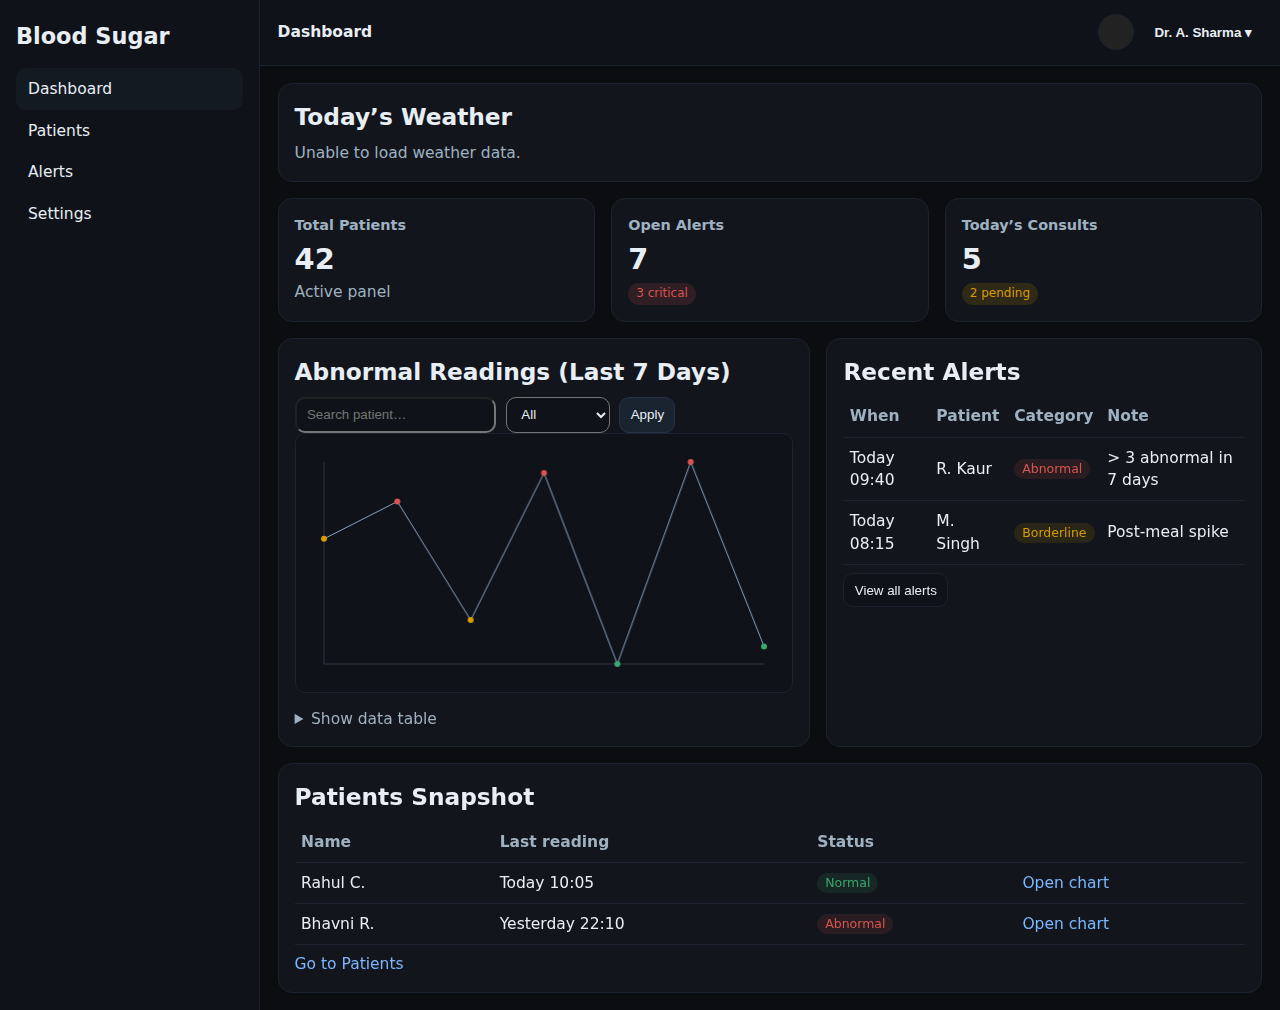
<file: a.html>
<!doctype html>
<html lang="en">
<head>
  <meta charset="utf-8" />
  <meta name="viewport" content="width=device-width, initial-scale=1" />
  <title>Doctor Dashboard • Blood Sugar</title>
  <style>
    :root{
      --bg:#0b0d10; --panel:#12161c; --ink:#e8eef5; --muted:#9fb1c1;
      --ok:#3aa76d; --warn:#d79b00; --bad:#d9534f; --accent:#7ab7ff; --line:#1c2330;
    }
    *{box-sizing:border-box} html,body{height:100%}
    body{margin:0;background:var(--bg);color:var(--ink);font:15.5px/1.45 system-ui,Segoe UI,Roboto,sans-serif}
    a{color:var(--accent);text-decoration:none}
    .app{display:grid;grid-template-columns:260px 1fr;min-height:100vh}
    /* sidebar */
    .side{background:#0f1319;border-right:1px solid var(--line);padding:1rem}
    .brand{font-weight:700;font-size:1.4rem;margin:.25rem 0 1rem}
    .nav a{display:block;padding:.6rem .75rem;border-radius:10px;color:var(--ink)}
    .nav a.active,.nav a:hover{background:#141a22}
    /* header */
    .head{display:flex;align-items:center;justify-content:space-between;padding:.9rem 1.1rem;background:#0f1319;border-bottom:1px solid var(--line);position:sticky;top:0;z-index:2}
    .crumbs{font-weight:600}
    .avatar{display:flex;align-items:center;gap:.6rem;position:relative}
    .avatar .pic{width:36px;height:36px;border-radius:999px;background:#222;border:1px solid var(--line)}
    .avatar button{background:transparent;border:0;color:var(--ink);cursor:pointer;font-weight:600}
    .menu{position:absolute;right:0;top:48px;background:var(--panel);border:1px solid var(--line);border-radius:12px;min-width:180px;display:none}
    .menu a{display:block;padding:.65rem .8rem;color:var(--ink)}
    .menu a:hover{background:#141a22}
    /* content */
    .main{padding:1.1rem}
    .grid{display:grid;gap:1rem}
    .panel{background:var(--panel);border:1px solid var(--line);border-radius:14px;padding:1rem}
    .kpis{grid-template-columns:repeat(3,minmax(0,1fr))}
    .kpi h3{margin:0 0 .25rem;font-size:.9rem;color:var(--muted);font-weight:600}
    .kpi .val{font-size:1.8rem;font-weight:800}
    .badge{display:inline-block;padding:.15rem .5rem;border-radius:999px;font-size:.75rem}
    .b-ok{background:rgba(58,167,109,.15);color:var(--ok)}
    .b-warn{background:rgba(215,155,0,.15);color:var(--warn)}
    .b-bad{background:rgba(217,83,79,.15);color:var(--bad)}
    .two{grid-template-columns:1.1fr .9fr}
    .list{width:100%;border-collapse:collapse}
    .list th,.list td{border-bottom:1px solid var(--line);padding:.55rem .4rem;text-align:left}
    .list th{color:var(--muted);font-weight:600}
    .pill{padding:.15rem .5rem;border-radius:999px;font-size:.78rem}
    .p-Normal{background:rgba(58,167,109,.12);color:var(--ok)}
    .p-Borderline{background:rgba(215,155,0,.12);color:var(--warn)}
    .p-Abnormal{background:rgba(217,83,79,.12);color:var(--bad)}
    .tools{display:flex;gap:.6rem;flex-wrap:wrap;margin:.5rem 0 0}
    input,select,button{background:#0f1319;border:1px solid --line;color:var(--ink);padding:.55rem .65rem;border-radius:10px}
    button{border:1px solid var(--line)}
    button.primary{background:#1a2330;border-color:#263247}
    .muted{color:var(--muted)}
    canvas{width:100%;height:260px;background:#0f1319;border:1px solid var(--line);border-radius:10px}
    #weatherPanel .row{display:flex;align-items:center;gap:.6rem}
    @media (max-width:1000px){ .app{grid-template-columns:1fr} .side{position:sticky;top:0;z-index:3} .kpis,.two{grid-template-columns:1fr} }
  </style>
</head>
<body>
  <div class="app">
    <!-- SIDEBAR -->
    <aside class="side" role="navigation" aria-label="Doctor main">
      <div class="brand">Blood Sugar</div>
      <nav class="nav">
        <a class="active" href="#" aria-current="page">Dashboard</a>
        <a href="#">Patients</a>
        <a href="#">Alerts</a>
        <a href="#">Settings</a>
      </nav>
    </aside>

    <!-- MAIN -->
    <section>
      <!-- HEADER -->
      <header class="head">
        <div class="crumbs">Dashboard</div>
        <div class="avatar">
          <div class="pic" aria-hidden="true"></div>
          <button id="profileBtn" aria-haspopup="true" aria-expanded="false">Dr. A. Sharma ▾</button>
          <div id="profileMenu" class="menu" role="menu" aria-label="Profile">
            <a href="#" role="menuitem">My Profile</a>
            <a href="#" role="menuitem">Logout</a>
          </div>
        </div>
      </header>

      <main class="main">
        <!-- WEATHER -->
        <section class="panel" id="weatherPanel" aria-live="polite">
          <h2 style="margin:0 0 .5rem">Today’s Weather</h2>
          <div id="weatherInfo" class="muted">Loading current weather…</div>
        </section>

        <!-- KPIs -->
        <section class="grid kpis" style="margin-top:1rem">
          <div class="panel kpi">
            <h3>Total Patients</h3>
            <div class="val" id="kpiPatients">—</div>
            <div class="muted">Active panel</div>
          </div>
          <div class="panel kpi">
            <h3>Open Alerts</h3>
            <div class="val" id="kpiAlerts">—</div>
            <span class="badge b-bad" id="kpiCritical">— critical</span>
          </div>
          <div class="panel kpi">
            <h3>Today’s Consults</h3>
            <div class="val" id="kpiConsults">—</div>
            <span class="badge b-warn" id="kpiPending">— pending</span>
          </div>
        </section>

        <!-- CHART + RECENT ALERTS -->
        <section class="grid two" style="margin-top:1rem">
          <div class="panel">
            <h2 style="margin:0 0 .5rem">Abnormal Readings (Last 7 Days)</h2>
            <div class="tools">
              <input id="filterPatient" placeholder="Search patient…" aria-label="Search patient">
              <select id="filterCat" aria-label="Filter by category">
                <option value="">All</option>
                <option>Abnormal</option>
                <option>Borderline</option>
                <option>Normal</option>
              </select>
              <button class="primary" id="applyFilters">Apply</button>
            </div>
            <canvas id="trend" aria-label="Trend of blood sugar readings"></canvas>
            <details class="muted" style="margin-top:.5rem">
              <summary>Show data table</summary>
              <table class="list" id="dataTable"></table>
            </details>
          </div>

          <div class="panel">
            <h2 style="margin:0 0 .5rem">Recent Alerts</h2>
            <table class="list" id="alertTable">
              <thead><tr><th>When</th><th>Patient</th><th>Category</th><th>Note</th></tr></thead>
              <tbody></tbody>
            </table>
            <div class="tools"><button>View all alerts</button></div>
          </div>
        </section>

        <!-- PATIENTS SNAPSHOT -->
        <section class="panel" style="margin-top:1rem">
          <h2 style="margin:0 0 .5rem">Patients Snapshot</h2>
          <table class="list" id="patientsTable">
            <thead><tr><th>Name</th><th>Last reading</th><th>Status</th><th></th></tr></thead>
            <tbody></tbody>
          </table>
          <div class="tools"><a href="#">Go to Patients</a></div>
        </section>
      </main>
    </section>
  </div>

  <script>
    // ========= Avatar dropdown =========
    const btn = document.getElementById('profileBtn');
    const menu = document.getElementById('profileMenu');
    btn.addEventListener('click', () => {
      const open = menu.style.display === 'block';
      menu.style.display = open ? 'none' : 'block';
      btn.setAttribute('aria-expanded', String(!open));
    });
    document.addEventListener('click', (e)=>{
      if(!menu.contains(e.target) && !btn.contains(e.target)) {
        menu.style.display='none'; btn.setAttribute('aria-expanded','false');
      }
    });

    // ========= Weather (OpenWeatherMap) =========
    const WEATHER_KEY = 'REPLACE_WITH_YOUR_OPENWEATHERMAP_KEY';
    const weatherBox = document.getElementById('weatherInfo');

    function showWeather(data){
      try{
        const icon = data.weather[0].icon;
        const desc = data.weather[0].description;
        const temp = Math.round(data.main.temp);
        const hum  = data.main.humidity;
        const city = data.name;
        weatherBox.innerHTML =
          `<div class="row">
             <img src="https://openweathermap.org/img/wn/${icon}.png" alt="${desc}" width="48" height="48">
             <div><strong>${city}</strong><br>${desc[0].toUpperCase()+desc.slice(1)} • ${temp}°C • ${hum}% humidity</div>
           </div>`;
      }catch{ weatherBox.textContent = 'Unable to parse weather data.'; }
    }

    async function fetchWeatherBy(lat, lon){
      try{
        const res = await fetch(`https://api.openweathermap.org/data/2.5/weather?lat=${lat}&lon=${lon}&units=metric&appid=${WEATHER_KEY}`);
        const data = await res.json();
        showWeather(data);
      }catch{ weatherBox.textContent = 'Unable to load weather data.'; }
    }

    navigator.geolocation.getCurrentPosition(
      pos => fetchWeatherBy(pos.coords.latitude, pos.coords.longitude),
      ()  => fetchWeatherBy(49.19, -122.85) // fallback: Surrey, BC
    );

    // ========= Demo data for KPIs / Alerts / Patients (replace with real later) =========
    const kpis = { patients: 42, alerts: 7, critical: 3, consults: 5, pending: 2 };
    document.getElementById('kpiPatients').textContent = kpis.patients;
    document.getElementById('kpiAlerts').textContent   = kpis.alerts;
    document.getElementById('kpiCritical').textContent = `${kpis.critical} critical`;
    document.getElementById('kpiConsults').textContent = kpis.consults;
    document.getElementById('kpiPending').textContent  = `${kpis.pending} pending`;

    const alerts = [
      { when:'Today 09:40', name:'R. Kaur', cat:'Abnormal', note:'> 3 abnormal in 7 days' },
      { when:'Today 08:15', name:'M. Singh', cat:'Borderline', note:'Post-meal spike' },
    ];
    const aBody = document.querySelector('#alertTable tbody');
    aBody.innerHTML = alerts.map(a =>
      `<tr><td>${a.when}</td><td>${a.name}</td><td><span class="pill p-${a.cat}">${a.cat}</span></td><td>${a.note}</td></tr>`
    ).join('');

    const patients = [
      { name:'Rahul C.', last:'Today 10:05', cat:'Normal' },
      { name:'Bhavni R.', last:'Yesterday 22:10', cat:'Abnormal' },
    ];
    const pBody = document.querySelector('#patientsTable tbody');
    pBody.innerHTML = patients.map(p =>
      `<tr><td>${p.name}</td><td>${p.last}</td><td><span class="pill p-${p.cat}">${p.cat}</span></td><td><a href="#">Open chart</a></td></tr>`
    ).join('');

    // ========= Tiny canvas line chart (demo) =========
    const cvs = document.getElementById('trend'), ctx = cvs.getContext('2d');
    const now = Date.now(), day = 86400000;
    const demo = [
      {x:now-6*day,y:175,cat:'Borderline'},
      {x:now-5*day,y:192,cat:'Abnormal'},
      {x:now-4*day,y:138,cat:'Borderline'},
      {x:now-3*day,y:205,cat:'Abnormal'},
      {x:now-2*day,y:118,cat:'Normal'},
      {x:now-1*day,y:210,cat:'Abnormal'},
      {x:now-0*day,y:126,cat:'Normal'},
    ];
    function draw(points){
      const w=cvs.clientWidth, h=cvs.clientHeight; cvs.width=w; cvs.height=h;
      ctx.clearRect(0,0,w,h);
      const xs = points.map(p=>p.x), ys = points.map(p=>p.y);
      const minx=Math.min(...xs), maxx=Math.max(...xs);
      const miny=Math.min(...ys), maxy=Math.max(...ys);
      const pad=28, X=t=> pad + (w-2*pad)*((t-minx)/(maxx-minx||1)), Y=v=> h-pad - (h-2*pad)*((v-miny)/(maxy-miny||1));
      ctx.strokeStyle='#2a3547'; ctx.beginPath(); ctx.moveTo(pad,pad); ctx.lineTo(pad,h-pad); ctx.lineTo(w-pad,h-pad); ctx.stroke();
      ctx.strokeStyle='#8aa3c7'; ctx.beginPath();
      points.sort((a,b)=>a.x-b.x).forEach((p,i)=>{ i?ctx.lineTo(X(p.x),Y(p.y)):ctx.moveTo(X(p.x),Y(p.y)); });
      ctx.stroke();
      points.forEach(p=>{ ctx.beginPath(); ctx.arc(X(p.x),Y(p.y),3,0,Math.PI*2); ctx.fillStyle = p.cat==='Abnormal'?'#d9534f':(p.cat==='Borderline'?'#d79b00':'#3aa76d'); ctx.fill(); });
    }
    draw(demo);

    // Filters (just redraw demo right now)
    document.getElementById('applyFilters').onclick = ()=> draw(demo);
  </script>
</body>
</html>
</file>
